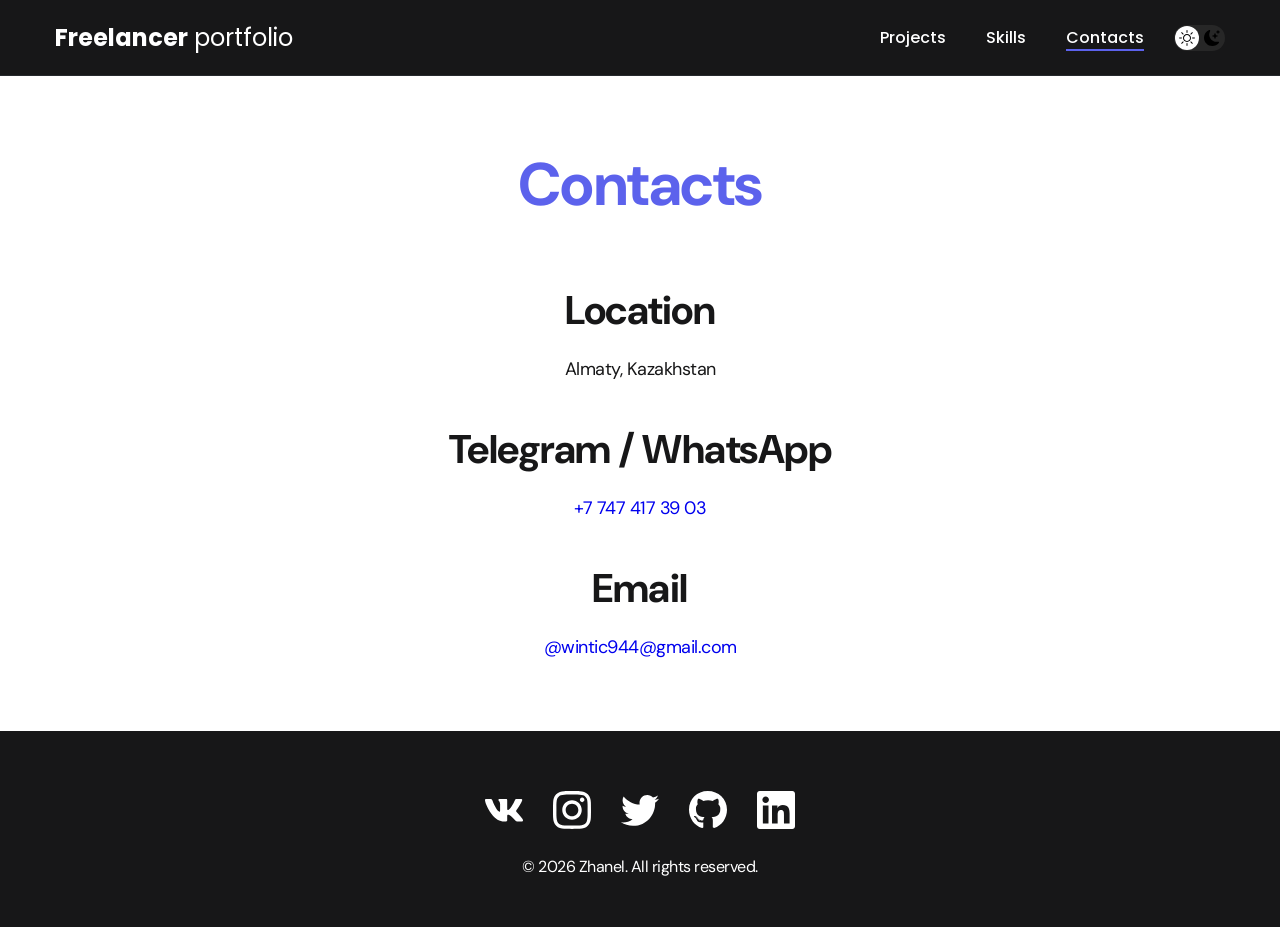
<file: contacts.html>
<!DOCTYPE html>
<html lang="en">
<head>
    <meta charset="UTF-8">
    <meta name="viewport" content="width=device-width, initial-scale=1.0">
    <title>FreeLancer portfolio</title>
    <link rel="stylesheet" href="./css/main.css">
</head>
<body>
    <nav class="nav">
        <div class="container">
        <div class="nav-row">
            <a href="./index.html" class="logo">
                <strong>Freelancer</strong> portfolio</a>

                <button class="dark-mode-btn">  
                    <img src="./img/icons/sun.svg" alt="Light mode" class="dark-mode-btn__icon">
                    <img src="./img/icons/moon.svg" alt="Dark mode" class="dark-mode-btn__icon">
                </button>

            <ul class="nav-list">
                <li class="nav-list__item"><a href="./index.html" class="nav-list__link">Projects</a></li>
                <li class="nav-list__item"><a href="./skills.html" class="nav-list__link">Skills</a></li>
                <li class="nav-list__item"><a href="./contacts.html" class="nav-list__link nav-list__link--active">Contacts</a></li>
            </ul>
        </div>
        </div>
    </nav>
    <main class="section">
        <div class="container">
            <h1 class="title-1">Contacts</h1>  
                <ul class="content-list">
                    <li class="content-list__item">
                        <h2 class="title-2">Location</h2> 
                        <p>Almaty, Kazakhstan</p>
                    </li>
                    <li class="content-list__item">
                        <h2 class="title-2">Telegram / WhatsApp</h2>
                        <p><a href="tel:+7 747 417 39 03">+7 747 417 39 03</a></p>
                    <li class="content-list__item">
                        <h2 class="title-2">Email</h2>
                        <p><a href="mailto:wintic944@gmail.com">@wintic944@gmail.com</a></p>
                    </li>
                </ul>     
            </div>
        </div>
    </main>
<footer class="footer">
    <div class="container">
        <div class="footer__wrapper">
        <ul class="social">
            <li class="social__item"><a href="#!"><img src="./img/icons/vk.svg" alt="Vk"></a> </li>
            <li class="social__item"><a href="#!"><img src="./img/icons/instagram.svg" alt="Instagram"></a> </li>
            <li class="social__item"><a href="#!"><img src="./img/icons/twitter.svg" alt="Twitter"></a> </li>
            <li class="social__item"><a href="#!"><img src="./img/icons/gitHub.svg" alt="GitHub"></a> </li>
            <li class="social__item"><a href="#!"><img src="./img/icons/linkedIn.svg" alt="LinkedIn"></a> </li>
        </ul>
        <div class="copyright">
            <p>© 2026 Zhanel. All rights reserved.</p>
        </div>
    </div>
    </div>
</footer>
    
<script src="./js/main.js"></script>

</body>
</html>
</file>
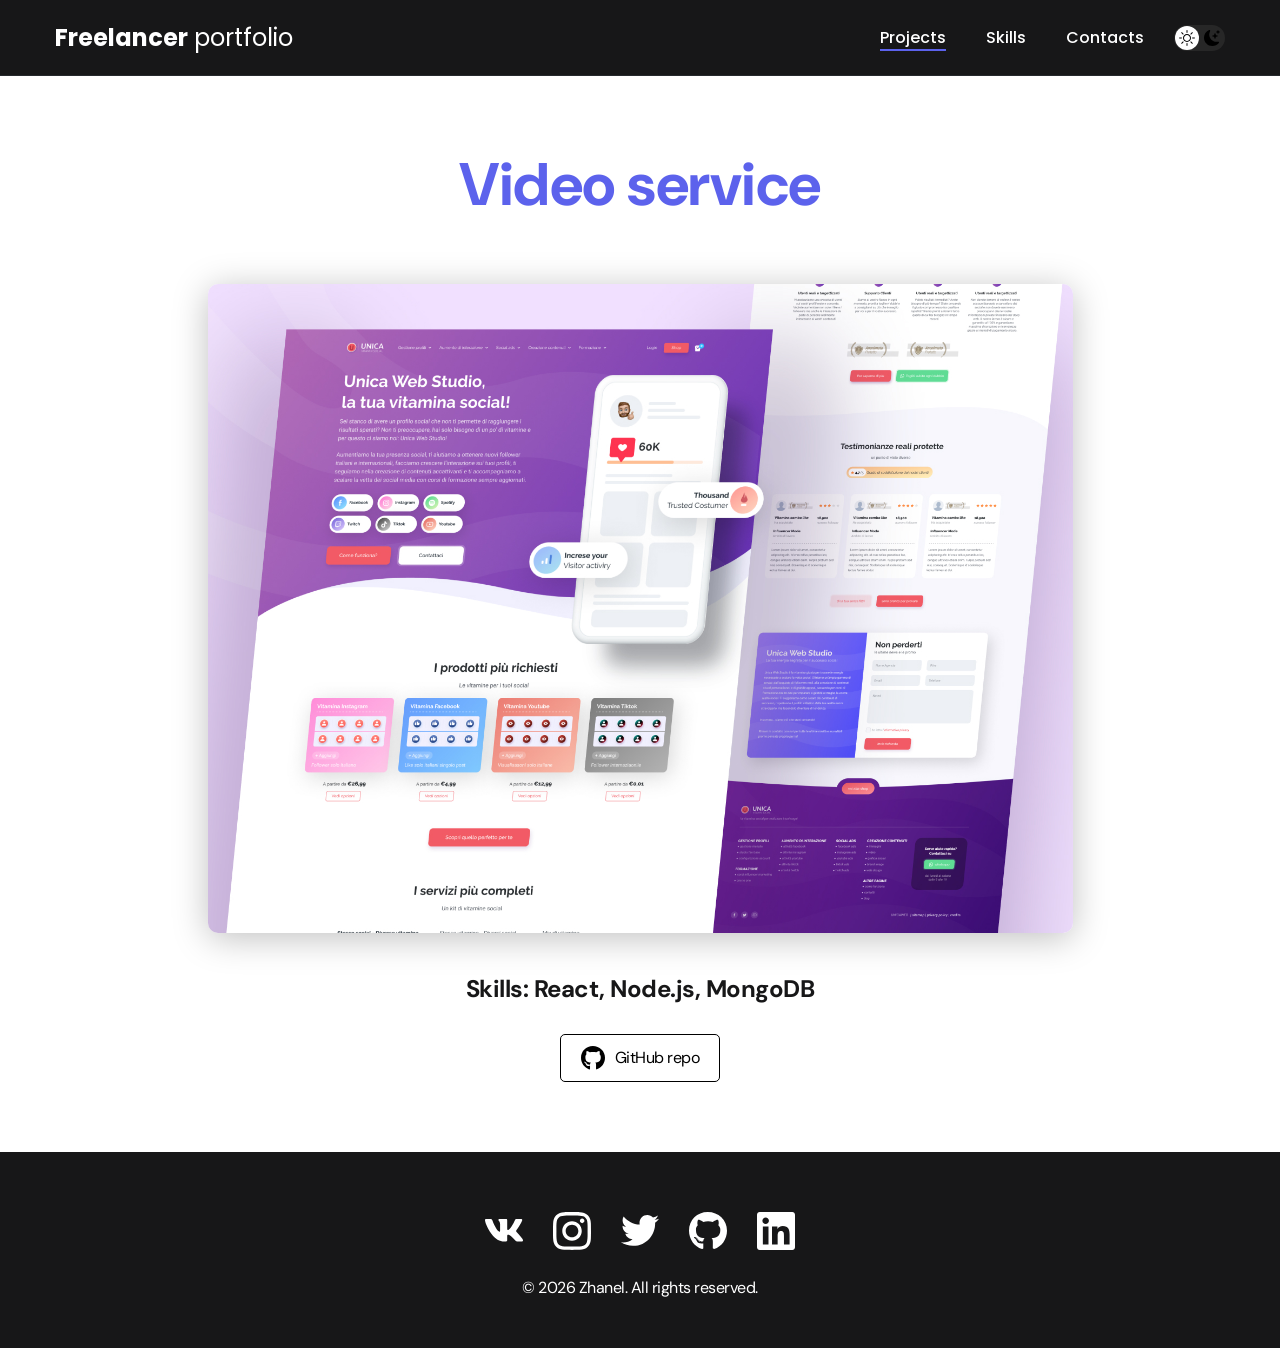
<file: fifth-project.html>
<!DOCTYPE html>
<html lang="en">
<head>
    <meta charset="UTF-8">
    <meta name="viewport" content="width=device-width, initial-scale=1.0">
    <title>FreeLancer portfolio</title>
    <link rel="stylesheet" href="./css/main.css">
</head>
<body>
    <nav class="nav">
        <div class="container">
        <div class="nav-row">
            <a href="./index.html" class="logo">
                <strong>Freelancer</strong> portfolio</a>

                <button class="dark-mode-btn">  
                    <img src="./img/icons/sun.svg" alt="Light mode" class="dark-mode-btn__icon">
                    <img src="./img/icons/moon.svg" alt="Dark mode" class="dark-mode-btn__icon">
                </button>

            <ul class="nav-list">
                <li class="nav-list__item"><a href="./index.html" class="nav-list__link nav-list__link--active">Projects</a></li>
                <li class="nav-list__item"><a href="./skills.html" class="nav-list__link">Skills</a></li>
                <li class="nav-list__item"><a href="./contacts.html" class="nav-list__link">Contacts</a></li>
            </ul>
        </div>
        </div>
    </nav>

    <main class="section">
        <div class="container">
            <div class="project-details">

            <h1 class="title-1">Video service</h1>
           
            <img src="./img/projects/05-big.jpg" alt="" class="project-details__cover">

            <div class="project-details__desc">
                <p>Skills: React, Node.js, MongoDB</p>
            </div>
            <a href="" class="btn-outline">
                <img src="./img/icons/gitHub-black.svg" alt="">
                GitHub repo
            </a>
            </div>
        </div>
    </main>

<footer class="footer">
    <div class="container">
        <div class="footer__wrapper">
        <ul class="social">
            <li class="social__item"><a href="#!"><img src="./img/icons/vk.svg" alt="Vk"></a> </li>
            <li class="social__item"><a href="#!"><img src="./img/icons/instagram.svg" alt="Instagram"></a> </li>
            <li class="social__item"><a href="#!"><img src="./img/icons/twitter.svg" alt="Twitter"></a> </li>
            <li class="social__item"><a href="#!"><img src="./img/icons/gitHub.svg" alt="GitHub"></a> </li>
            <li class="social__item"><a href="#!"><img src="./img/icons/linkedIn.svg" alt="LinkedIn"></a> </li>
        </ul>
        <div class="copyright">
            <p>© 2026 Zhanel. All rights reserved.</p>
        </div>
    </div>
    </div>
</footer>

<script src="./js/main.js"></script>

</body>
</html>
</file>
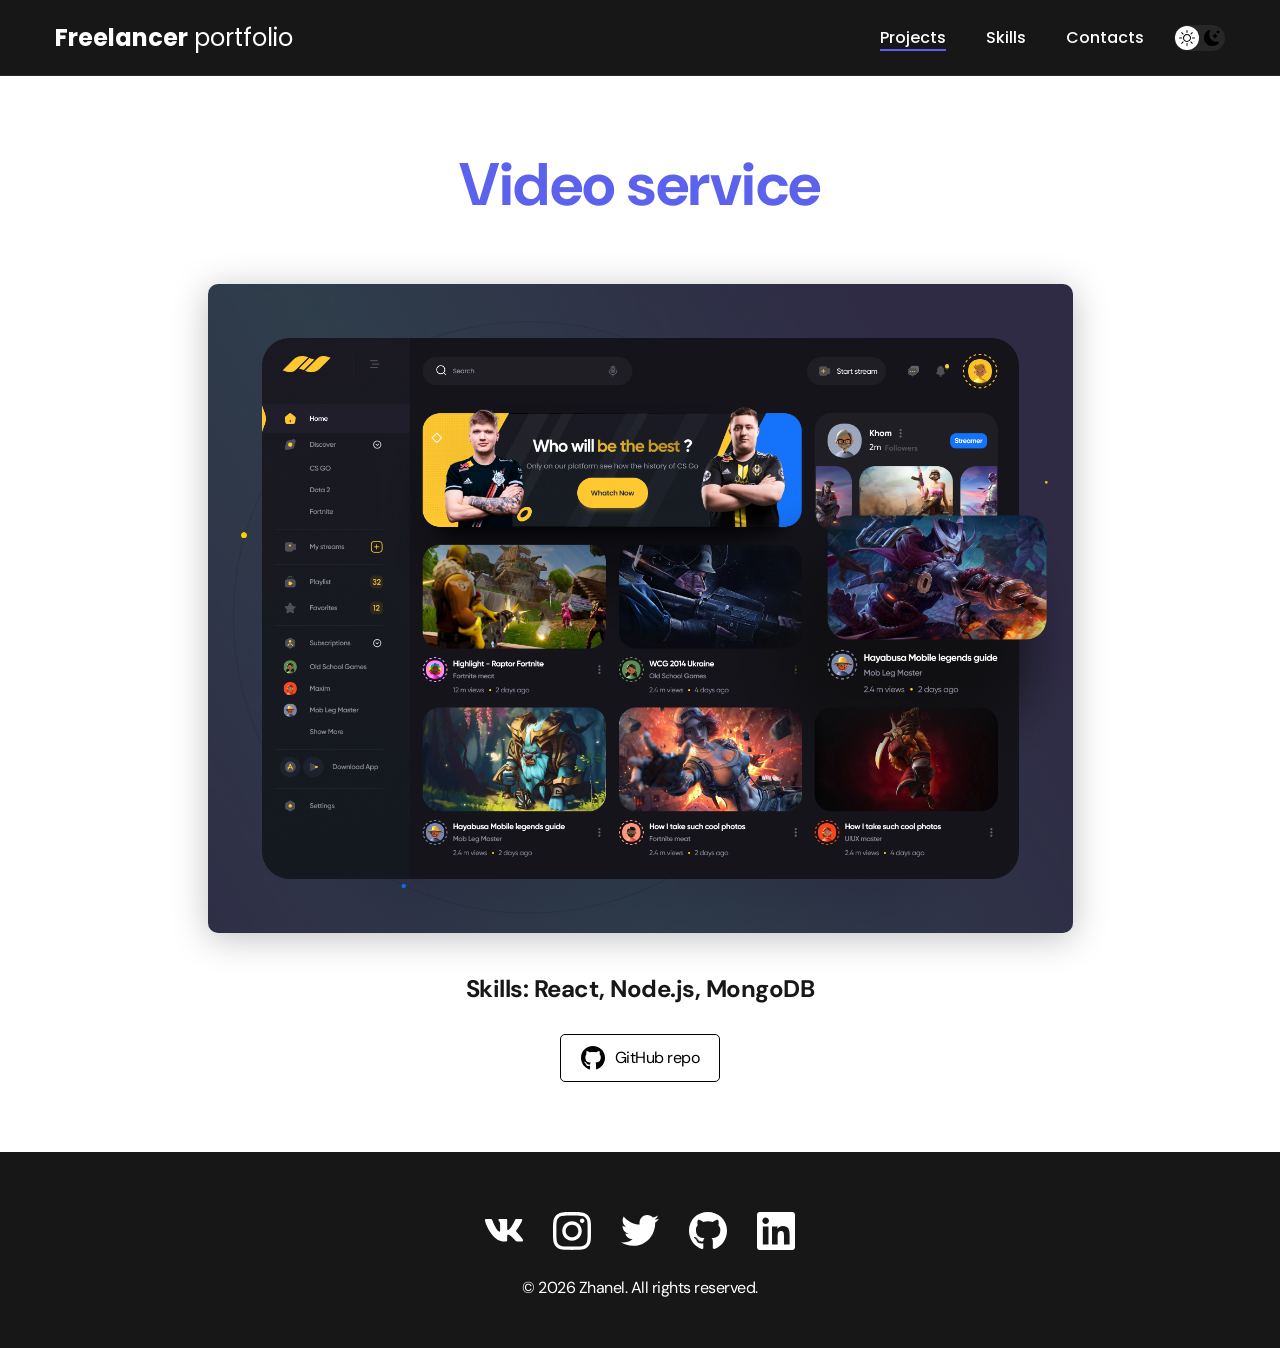
<file: first-project.html>
<!DOCTYPE html>
<html lang="en">
<head>
    <meta charset="UTF-8">
    <meta name="viewport" content="width=device-width, initial-scale=1.0">
    <title>FreeLancer portfolio</title>
    <link rel="stylesheet" href="./css/main.css">
</head>
<body>
    <nav class="nav">
        <div class="container">
        <div class="nav-row">
            <a href="./index.html" class="logo">
                <strong>Freelancer</strong> portfolio</a>

                <button class="dark-mode-btn">  
                    <img src="./img/icons/sun.svg" alt="Light mode" class="dark-mode-btn__icon">
                    <img src="./img/icons/moon.svg" alt="Dark mode" class="dark-mode-btn__icon">
                </button>

            <ul class="nav-list">
                <li class="nav-list__item"><a href="./index.html" class="nav-list__link nav-list__link--active">Projects</a></li>
                <li class="nav-list__item"><a href="./skills.html" class="nav-list__link">Skills</a></li>
                <li class="nav-list__item"><a href="./contacts.html" class="nav-list__link">Contacts</a></li>
            </ul>
        </div>
        </div>
    </nav>

    <main class="section">
        <div class="container">
            <div class="project-details">

            <h1 class="title-1">Video service</h1>
           
            <img src="./img/projects/01-big.jpg" alt="" class="project-details__cover">

            <div class="project-details__desc">
                <p>Skills: React, Node.js, MongoDB</p>
            </div>
            <a href="" class="btn-outline">
                <img src="./img/icons/gitHub-black.svg" alt="">
                GitHub repo
            </a>
            </div>
        </div>
    </main>

<footer class="footer">
    <div class="container">
        <div class="footer__wrapper">
        <ul class="social">
            <li class="social__item"><a href="#!"><img src="./img/icons/vk.svg" alt="Vk"></a> </li>
            <li class="social__item"><a href="#!"><img src="./img/icons/instagram.svg" alt="Instagram"></a> </li>
            <li class="social__item"><a href="#!"><img src="./img/icons/twitter.svg" alt="Twitter"></a> </li>
            <li class="social__item"><a href="#!"><img src="./img/icons/gitHub.svg" alt="GitHub"></a> </li>
            <li class="social__item"><a href="#!"><img src="./img/icons/linkedIn.svg" alt="LinkedIn"></a> </li>
        </ul>
        <div class="copyright">
            <p>© 2026 Zhanel. All rights reserved.</p>
        </div>
    </div>
    </div>
</footer>

<script src="./js/main.js"></script>

</body>
</html>
</file>
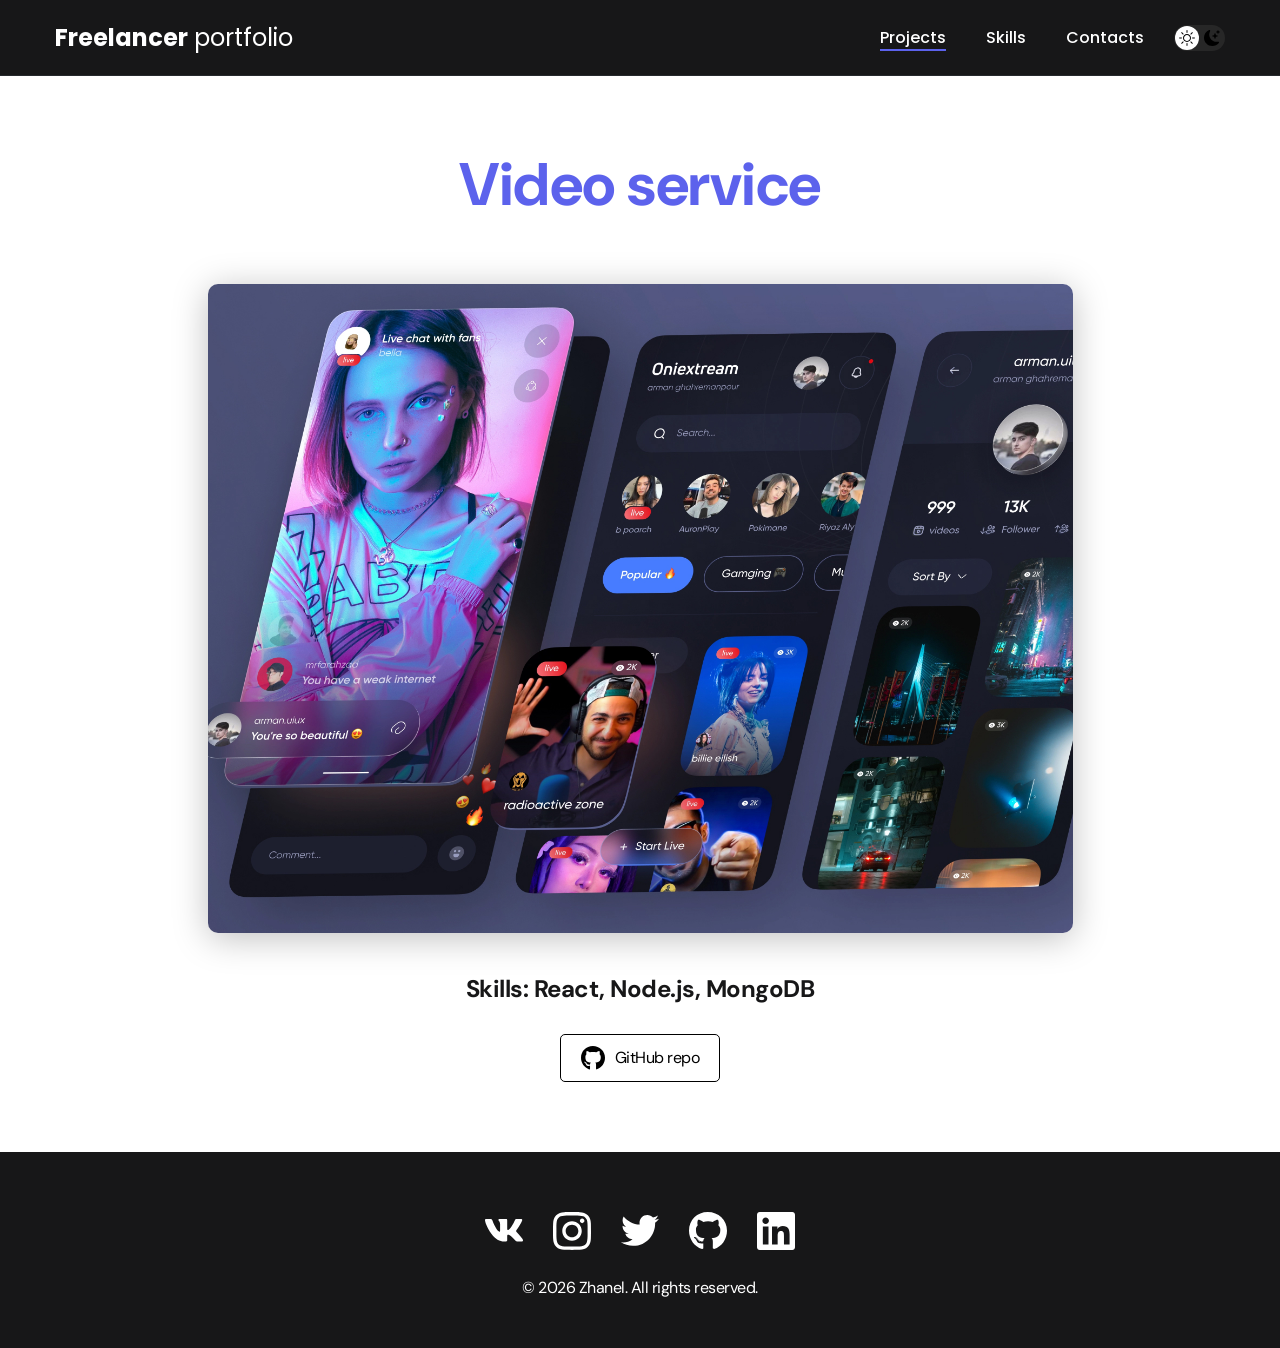
<file: forth-project.html>
<!DOCTYPE html>
<html lang="en">
<head>
    <meta charset="UTF-8">
    <meta name="viewport" content="width=device-width, initial-scale=1.0">
    <title>FreeLancer portfolio</title>
    <link rel="stylesheet" href="./css/main.css">
</head>
<body>
    <nav class="nav">
        <div class="container">
        <div class="nav-row">
            <a href="./index.html" class="logo">
                <strong>Freelancer</strong> portfolio</a>

                <button class="dark-mode-btn">  
                    <img src="./img/icons/sun.svg" alt="Light mode" class="dark-mode-btn__icon">
                    <img src="./img/icons/moon.svg" alt="Dark mode" class="dark-mode-btn__icon">
                </button>

            <ul class="nav-list">
                <li class="nav-list__item"><a href="./index.html" class="nav-list__link nav-list__link--active">Projects</a></li>
                <li class="nav-list__item"><a href="./skills.html" class="nav-list__link">Skills</a></li>
                <li class="nav-list__item"><a href="./contacts.html" class="nav-list__link">Contacts</a></li>
            </ul>
        </div>
        </div>
    </nav>

    <main class="section">
        <div class="container">
            <div class="project-details">

            <h1 class="title-1">Video service</h1>
           
            <img src="./img/projects/04-big.jpg" alt="" class="project-details__cover">

            <div class="project-details__desc">
                <p>Skills: React, Node.js, MongoDB</p>
            </div>
            <a href="" class="btn-outline">
                <img src="./img/icons/gitHub-black.svg" alt="">
                GitHub repo
            </a>
            </div>
        </div>
    </main>

<footer class="footer">
    <div class="container">
        <div class="footer__wrapper">
        <ul class="social">
            <li class="social__item"><a href="#!"><img src="./img/icons/vk.svg" alt="Vk"></a> </li>
            <li class="social__item"><a href="#!"><img src="./img/icons/instagram.svg" alt="Instagram"></a> </li>
            <li class="social__item"><a href="#!"><img src="./img/icons/twitter.svg" alt="Twitter"></a> </li>
            <li class="social__item"><a href="#!"><img src="./img/icons/gitHub.svg" alt="GitHub"></a> </li>
            <li class="social__item"><a href="#!"><img src="./img/icons/linkedIn.svg" alt="LinkedIn"></a> </li>
        </ul>
        <div class="copyright">
            <p>© 2026 Zhanel. All rights reserved.</p>
        </div>
    </div>
    </div>
</footer>

<script src="./js/main.js"></script>

</body>
</html>
</file>
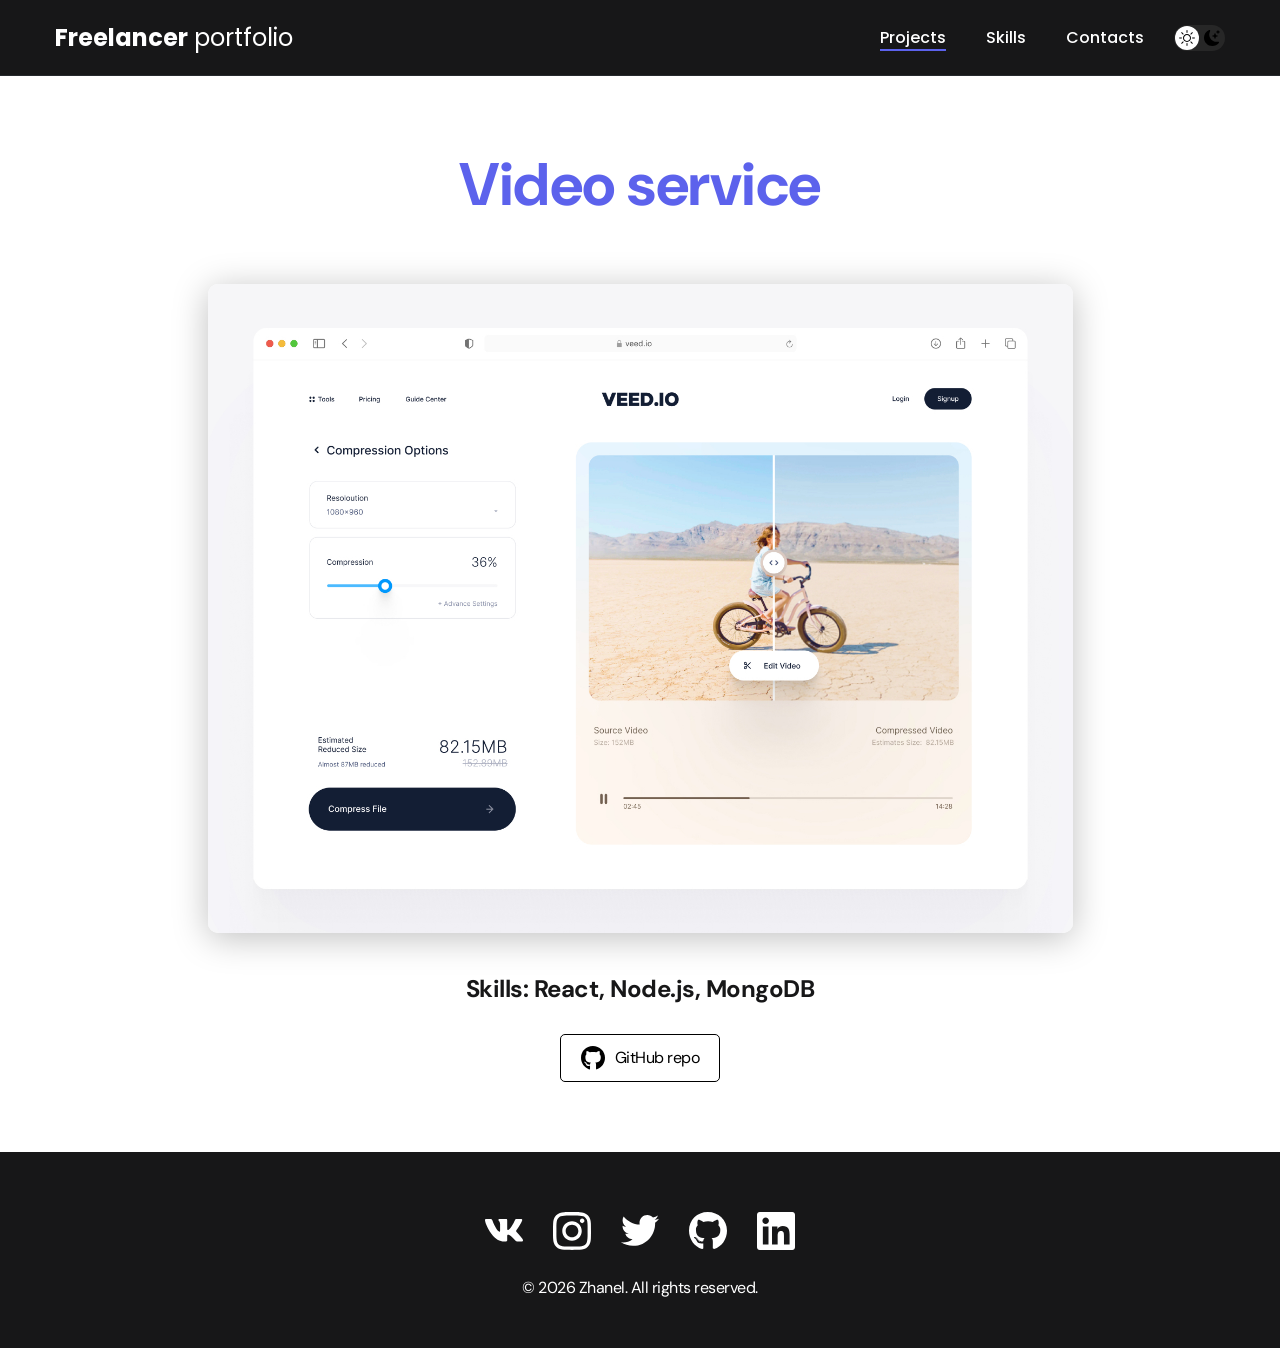
<file: second-project.html>
<!DOCTYPE html>
<html lang="en">
<head>
    <meta charset="UTF-8">
    <meta name="viewport" content="width=device-width, initial-scale=1.0">
    <title>FreeLancer portfolio</title>
    <link rel="stylesheet" href="./css/main.css">
</head>
<body>
    <nav class="nav">
        <div class="container">
        <div class="nav-row">
            <a href="./index.html" class="logo">
                <strong>Freelancer</strong> portfolio</a>

                <button class="dark-mode-btn">  
                    <img src="./img/icons/sun.svg" alt="Light mode" class="dark-mode-btn__icon">
                    <img src="./img/icons/moon.svg" alt="Dark mode" class="dark-mode-btn__icon">
                </button>

            <ul class="nav-list">
                <li class="nav-list__item"><a href="./index.html" class="nav-list__link nav-list__link--active">Projects</a></li>
                <li class="nav-list__item"><a href="./skills.html" class="nav-list__link">Skills</a></li>
                <li class="nav-list__item"><a href="./contacts.html" class="nav-list__link">Contacts</a></li>
            </ul>
        </div>
        </div>
    </nav>

    <main class="section">
        <div class="container">
            <div class="project-details">

            <h1 class="title-1">Video service</h1>
           
            <img src="./img/projects/02-big.jpg" alt="" class="project-details__cover">

            <div class="project-details__desc">
                <p>Skills: React, Node.js, MongoDB</p>
            </div>
            <a href="" class="btn-outline">
                <img src="./img/icons/gitHub-black.svg" alt="">
                GitHub repo
            </a>
            </div>
        </div>
    </main>

<footer class="footer">
    <div class="container">
        <div class="footer__wrapper">
        <ul class="social">
            <li class="social__item"><a href="#!"><img src="./img/icons/vk.svg" alt="Vk"></a> </li>
            <li class="social__item"><a href="#!"><img src="./img/icons/instagram.svg" alt="Instagram"></a> </li>
            <li class="social__item"><a href="#!"><img src="./img/icons/twitter.svg" alt="Twitter"></a> </li>
            <li class="social__item"><a href="#!"><img src="./img/icons/gitHub.svg" alt="GitHub"></a> </li>
            <li class="social__item"><a href="#!"><img src="./img/icons/linkedIn.svg" alt="LinkedIn"></a> </li>
        </ul>
        <div class="copyright">
            <p>© 2026 Zhanel. All rights reserved.</p>
        </div>
    </div>
    </div>
</footer>

<script src="./js/main.js"></script>

</body>
</html>
</file>
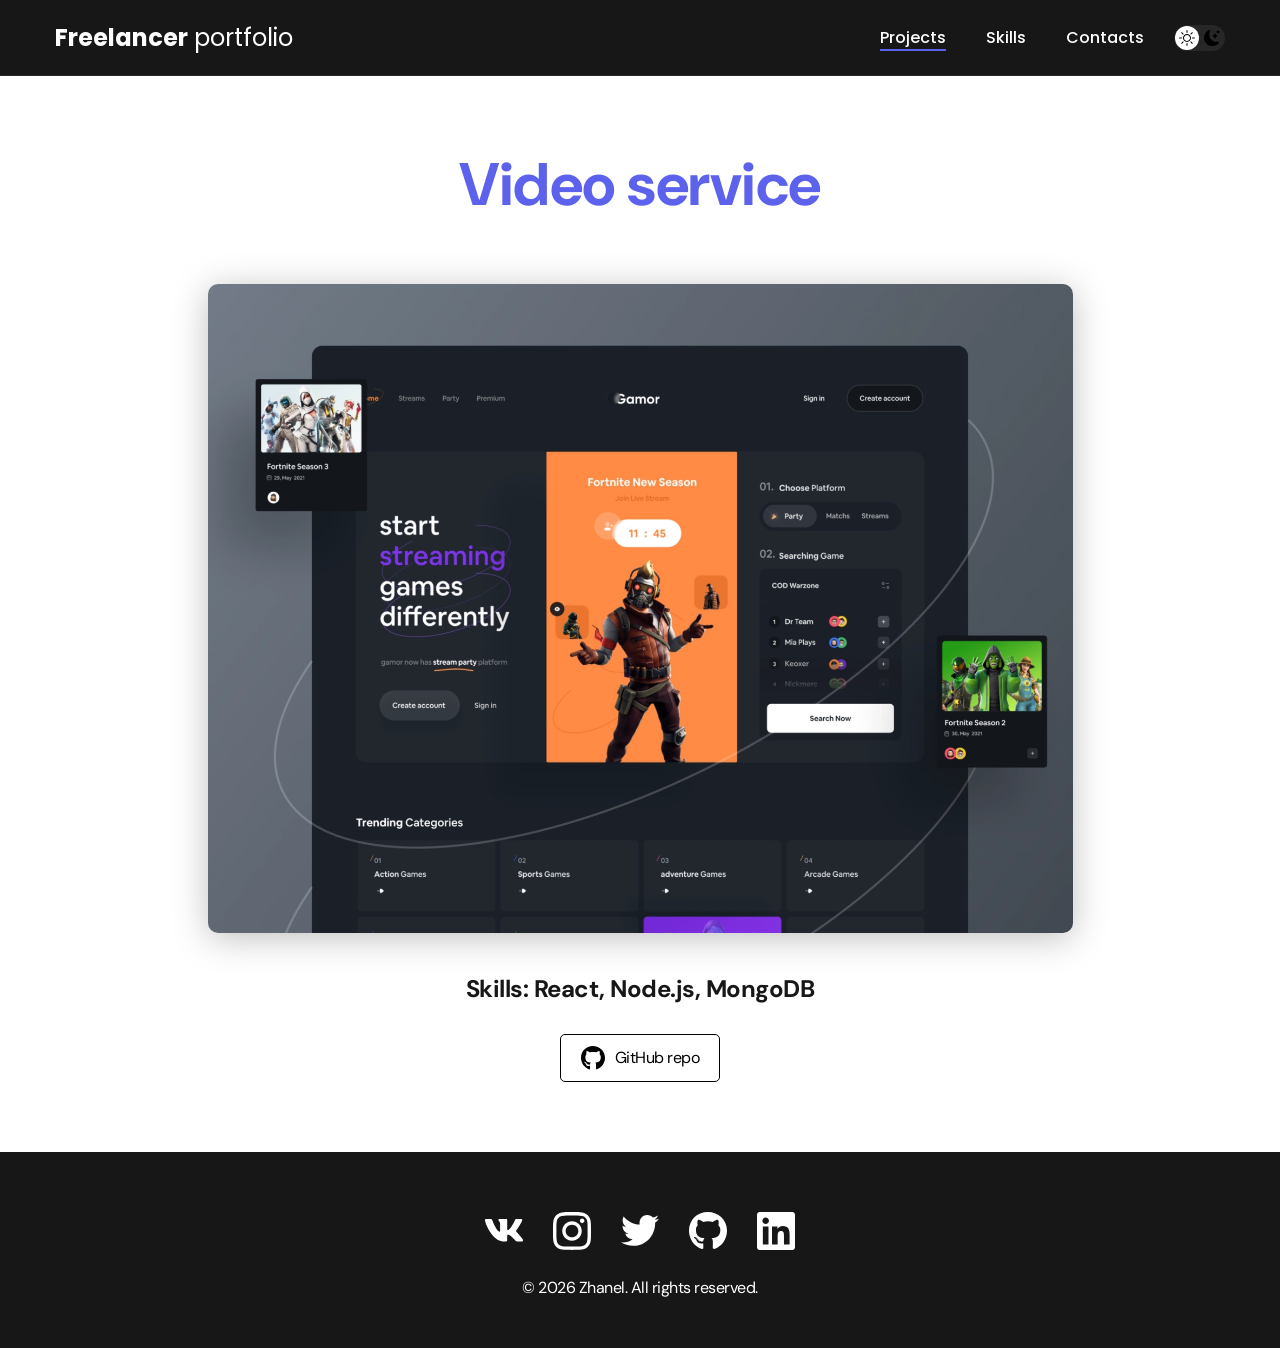
<file: sixth-project.html>
<!DOCTYPE html>
<html lang="en">
<head>
    <meta charset="UTF-8">
    <meta name="viewport" content="width=device-width, initial-scale=1.0">
    <title>FreeLancer portfolio</title>
    <link rel="stylesheet" href="./css/main.css">
</head>
<body>
    <nav class="nav">
        <div class="container">
        <div class="nav-row">
            <a href="./index.html" class="logo">
                <strong>Freelancer</strong> portfolio</a>

                <button class="dark-mode-btn">  
                    <img src="./img/icons/sun.svg" alt="Light mode" class="dark-mode-btn__icon">
                    <img src="./img/icons/moon.svg" alt="Dark mode" class="dark-mode-btn__icon">
                </button>

            <ul class="nav-list">
                <li class="nav-list__item"><a href="./index.html" class="nav-list__link nav-list__link--active">Projects</a></li>
                <li class="nav-list__item"><a href="./skills.html" class="nav-list__link">Skills</a></li>
                <li class="nav-list__item"><a href="./contacts.html" class="nav-list__link">Contacts</a></li>
            </ul>
        </div>
        </div>
    </nav>

    <main class="section">
        <div class="container">
            <div class="project-details">

            <h1 class="title-1">Video service</h1>
           
            <img src="./img/projects/06-big.jpg" alt="" class="project-details__cover">

            <div class="project-details__desc">
                <p>Skills: React, Node.js, MongoDB</p>
            </div>
            <a href="" class="btn-outline">
                <img src="./img/icons/gitHub-black.svg" alt="">
                GitHub repo
            </a>
            </div>
        </div>
    </main>

<footer class="footer">
    <div class="container">
        <div class="footer__wrapper">
        <ul class="social">
            <li class="social__item"><a href="#!"><img src="./img/icons/vk.svg" alt="Vk"></a> </li>
            <li class="social__item"><a href="#!"><img src="./img/icons/instagram.svg" alt="Instagram"></a> </li>
            <li class="social__item"><a href="#!"><img src="./img/icons/twitter.svg" alt="Twitter"></a> </li>
            <li class="social__item"><a href="#!"><img src="./img/icons/gitHub.svg" alt="GitHub"></a> </li>
            <li class="social__item"><a href="#!"><img src="./img/icons/linkedIn.svg" alt="LinkedIn"></a> </li>
        </ul>
        <div class="copyright">
            <p>© 2026 Zhanel. All rights reserved.</p>
        </div>
    </div>
    </div>
</footer>

<script src="./js/main.js"></script>

</body>
</html>
</file>
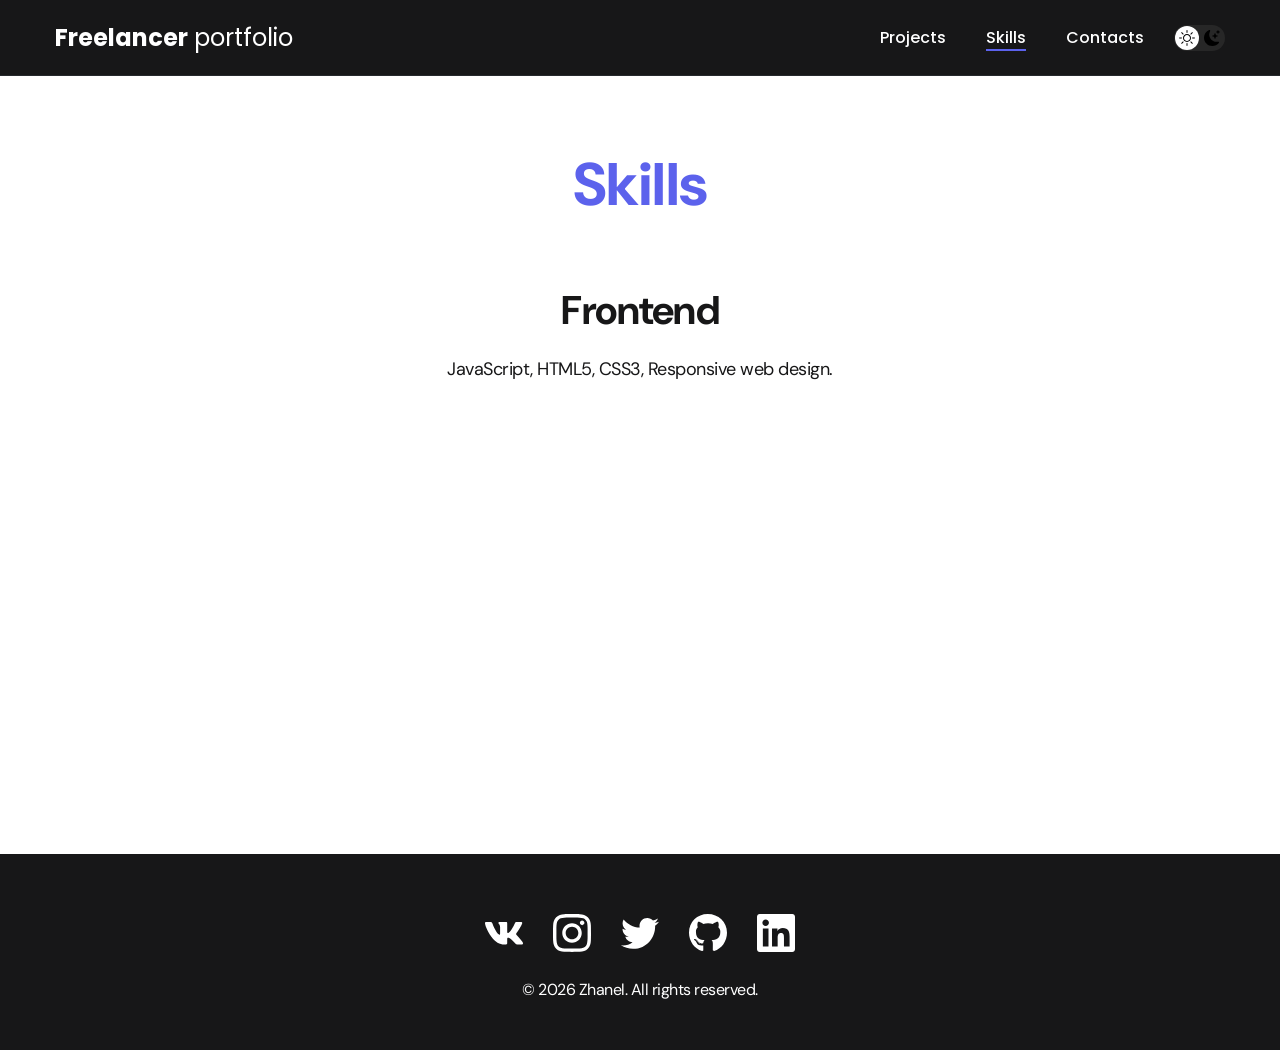
<file: skills.html>
<!DOCTYPE html>
<html lang="en">
<head>
    <meta charset="UTF-8">
    <meta name="viewport" content="width=device-width, initial-scale=1.0">
    <title>FreeLancer portfolio</title>
    <link rel="stylesheet" href="./css/main.css">
</head>
<body>
    <nav class="nav">
        <div class="container">
        <div class="nav-row">
            <a href="./index.html" class="logo">
                <strong>Freelancer</strong> portfolio</a>

                <button class="dark-mode-btn">  
                    <img src="./img/icons/sun.svg" alt="Light mode" class="dark-mode-btn__icon">
                    <img src="./img/icons/moon.svg" alt="Dark mode" class="dark-mode-btn__icon">
                </button>

            <ul class="nav-list">
                <li class="nav-list__item"><a href="./index.html" class="nav-list__link">Projects</a></li>
                <li class="nav-list__item"><a href="./skills.html" class="nav-list__link nav-list__link--active">Skills</a></li>
                <li class="nav-list__item"><a href="./contacts.html" class="nav-list__link">Contacts</a></li>
            </ul>
        </div>
        </div>
    </nav>

    <main class="section skills-page">
        <div class="container">
            <h1 class="title-1">Skills</h1>
               
                <ul class="content-list">
                    <li class="content-list__item">
                        <h2 class="title-2">Frontend</h2> 
                        <p>JavaScript, HTML5, CSS3, Responsive web design.</p>
                    </li>
                </ul>   
        </div>
    </main>

<footer class="footer">
    <div class="container">
        <div class="footer__wrapper">
         <ul class="social">
            <li class="social__item"><a href="#!"><img src="./img/icons/vk.svg" alt="Vk"></a> </li>
            <li class="social__item"><a href="#!"><img src="./img/icons/instagram.svg" alt="Instagram"></a> </li>
            <li class="social__item"><a href="#!"><img src="./img/icons/twitter.svg" alt="Twitter"></a> </li>
            <li class="social__item"><a href="#!"><img src="./img/icons/gitHub.svg" alt="GitHub"></a> </li>
            <li class="social__item"><a href="#!"><img src="./img/icons/linkedIn.svg" alt="LinkedIn"></a> </li>
         </ul>
        <div class="copyright">
            <p>© 2026 Zhanel. All rights reserved.</p>
        </div>
    </div>
    </div>
</footer>

<script src="./js/main.js"></script>

</body>
</html>
</file>
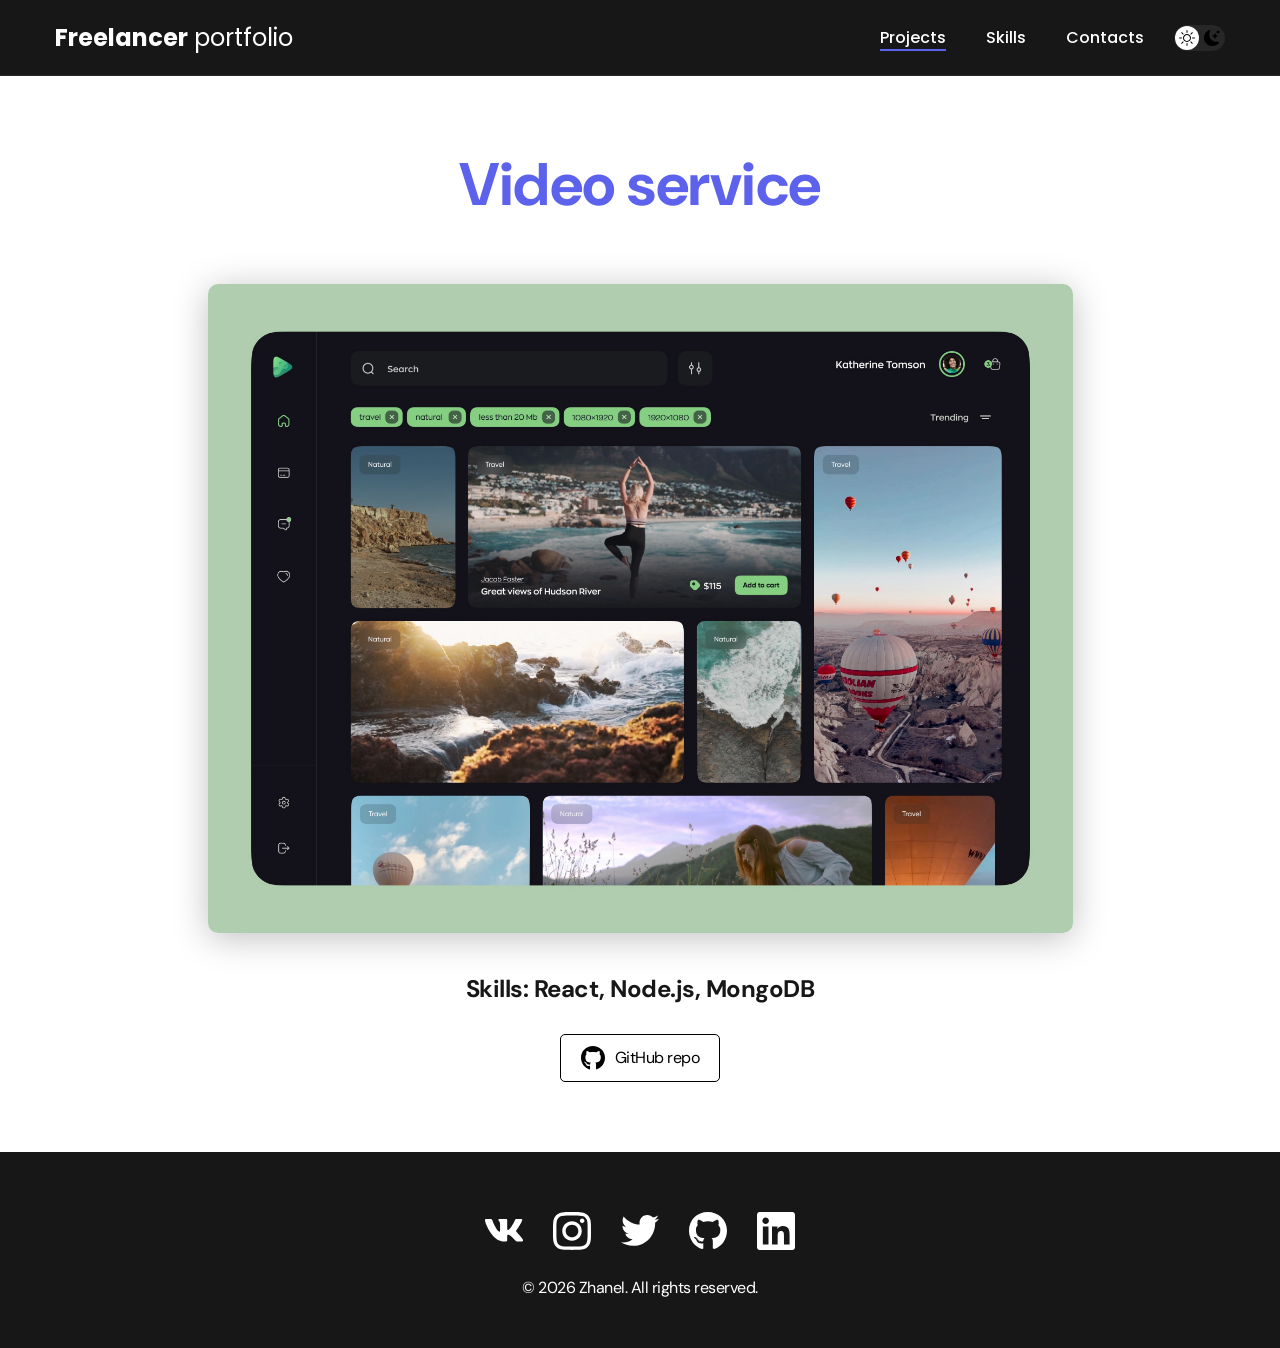
<file: third-project.html>
<!DOCTYPE html>
<html lang="en">
<head>
    <meta charset="UTF-8">
    <meta name="viewport" content="width=device-width, initial-scale=1.0">
    <title>FreeLancer portfolio</title>
    <link rel="stylesheet" href="./css/main.css">
</head>
<body>
    <nav class="nav">
        <div class="container">
        <div class="nav-row">
            <a href="./index.html" class="logo">
                <strong>Freelancer</strong> portfolio</a>

                <button class="dark-mode-btn">  
                    <img src="./img/icons/sun.svg" alt="Light mode" class="dark-mode-btn__icon">
                    <img src="./img/icons/moon.svg" alt="Dark mode" class="dark-mode-btn__icon">
                </button>

            <ul class="nav-list">
                <li class="nav-list__item"><a href="./index.html" class="nav-list__link nav-list__link--active">Projects</a></li>
                <li class="nav-list__item"><a href="./skills.html" class="nav-list__link">Skills</a></li>
                <li class="nav-list__item"><a href="./contacts.html" class="nav-list__link">Contacts</a></li>
            </ul>
        </div>
        </div>
    </nav>

    <main class="section">
        <div class="container">
            <div class="project-details">

            <h1 class="title-1">Video service</h1>
           
            <img src="./img/projects/03-big.jpg" alt="" class="project-details__cover">

            <div class="project-details__desc">
                <p>Skills: React, Node.js, MongoDB</p>
            </div>
            <a href="" class="btn-outline">
                <img src="./img/icons/gitHub-black.svg" alt="">
                GitHub repo
            </a>
            </div>
        </div>
    </main>

<footer class="footer">
    <div class="container">
        <div class="footer__wrapper">
        <ul class="social">
            <li class="social__item"><a href="#!"><img src="./img/icons/vk.svg" alt="Vk"></a> </li>
            <li class="social__item"><a href="#!"><img src="./img/icons/instagram.svg" alt="Instagram"></a> </li>
            <li class="social__item"><a href="#!"><img src="./img/icons/twitter.svg" alt="Twitter"></a> </li>
            <li class="social__item"><a href="#!"><img src="./img/icons/gitHub.svg" alt="GitHub"></a> </li>
            <li class="social__item"><a href="#!"><img src="./img/icons/linkedIn.svg" alt="LinkedIn"></a> </li>
        </ul>
        <div class="copyright">
            <p>© 2026 Zhanel. All rights reserved.</p>
        </div>
    </div>
    </div>
</footer>

<script src="./js/main.js"></script>

</body>
</html>
</file>
<file: css/main.css>
@import url('https://fonts.googleapis.com/css2?family=DM+Sans:ital,opsz,wght@0,9..40,100..1000;1,9..40,100..1000&family=Poppins:wght@400;500;700&display=swap');
@import "./reset.css";

:root {
    --blackpure: #000;
    --black: #171718;
    --black-border: #26292D;
    --white: #fff;
    --purple: #5C62EC;

    --text-color: var(--black);

    --dark-bg: var(--black);
    --dark-border: var(--black-border);
    --header-text: var(--white);
    --accent: var(--purple);

    /* Light mode */
    --page-bg: var(--white);
    --text-color: var(--black);

    --title-1: var(--accent);

    --project-card-bg: var(--black);
    --project-card-text: var(--white);
    --box-shadow: 0px 5px 35px rgba(0, 0, 0, 0.25)
}

.dark {
     /* Dark mode */
    --page-bg: #252526;
    --text-color: var(--white);

    --title-1: var(--white);

    --project-card-bg: var(--black);
    --project-card-text: var(--white);
    --box-shadow: 0px 5px 35px rgba(0, 0, 0, 0.25)
}

html, body {
    display: flex;
    flex-direction: column;
    min-height: 100vh;

    font-family: 'DM Sans', sans-serif;
    letter-spacing: -0.5px;

    /* Light mode */
    background-color: var(--page-bg);
    color: var(--text-color);
}

/* General */

.container {
    margin: 0 auto;
    padding: 0 15px;
    max-width: 1200px;
}

.none {
    display: none !important;
}

.section {
    padding: 70px 0;
}

.title-1 {
    margin-bottom: 60px;

    font-size: 60px;
    font-weight: 700;
    line-height: 1.3;
    color: var(--title-1);
    text-align: center;
}

.title-2 {
    margin-bottom: 20px;

    font-size: 40px;
    font-weight: 700;
    line-height: 1.3;
}

/* Nav */

.nav {
    padding: 20px 0;
    border-bottom: 1px solid var(--dark-border);
    background-color: var(--dark-bg);
    color: var(--header-text);
    letter-spacing: normal;
}

.nav-row {
    display: flex;
    justify-content: flex-end;
    align-items: center;
    column-gap: 30px;
    row-gap: 20px;
    flex-wrap: wrap;
}

.logo {
    margin-right: auto;
    color: var(--header-text);
    font-size: 24px;
    font-family: 'Poppins', sans-serif;
}

.logo strong {
    font-weight: 700;
}

.nav-list {
    display: flex;
    flex-wrap: wrap;
    row-gap: 10px;
    align-items: center;
    column-gap: 40px;
    font-size: 16px;
    font-weight: 500;
    font-family: 'Poppins', sans-serif;
}

.nav-list__link {
    color: var(--header-text);
    transition: opacity 0.2s ease-in;
}

.nav-list__link:hover {
    opacity: 0.8;
}

.nav-list__link--active {
    position: relative;
}

.nav-list__link--active::before {
    content: "";

    position: absolute;
    left: 0;
    top: 100%;

    display: block;
    height: 2px;
    width: 100%;
    background-color: var(--accent);
}

/* Dark mode btn */

.dark-mode-btn {
    order: 9;

    position: relative;
    display: flex;
    justify-content: space-between;

    width: 51px;
    height: 26px;
    padding: 5px;

    border-radius: 50px;
    background-color: #272727;
}

.dark-mode-btn::before {
    content: "";

    position: absolute;
    top: 1px;
    left: 1px;

    display: block;
    width: 24px;
    height: 24px;

    border-radius: 50%;
    background-color: var(--white);

    transition: left 0.2s ease-in;
}

.dark-mode-btn--active::before {
    left: 26px;
}

.dark-mode-btn__icon {
    position: relative;
    z-index: 9;
}

/* Header */

.header {
    padding: 40px 0;
    min-height: 695px;

    display: flex;
    justify-content: center;
    align-items: center;

    background-color: var(--dark-bg);
    background-image: url('./../img/header-bg.png');
    background-repeat: no-repeat;
    background-size: auto;
    background-position: center center;

    color: var(--header-text);
    text-align: center;
}

.header__wrapper {
    padding: 0 15px;
    max-width: 660px;
}

.header__title {
    margin-bottom: 20px;
    font-size: 40px;
    font-weight: 700;
    line-height: 1.4;
}

.header__title strong {
    font-size: 60px;
    font-weight: 700;
}

.header__title em {
    font-style: normal;
    color: var(--accent);
}

.header__text {
    margin-bottom: 40px;
    font-size: 18px;
    line-height: 1.333;
}

.header__text p + p{
    margin-top: 0.5em;
}

/* Btn */

.btn {
    display: inline-block;
    height: 48px;
    padding: 12px 28px;

    border-radius: 5px;
    background-color: var(--accent);
    color: var(--white);
    letter-spacing: 0.15px;
    font-size: 16px;
    font-weight: 500;

    transition: opacity 0.2s ease-in;
}

.btn:hover {
    opacity: 0.8;
}

.btn:active {
    position: relative;
    top: 1px;
}

/* Btn outline */

.btn-outline {
    display: flex;
    column-gap: 10px;
    align-items: center;

    height: 48px;
    padding: 12px 20px;

    border-radius: 5px;
    border: 1px solid var(--blackpure);
    background-color: var(--white);
    color: var(--blackpure);

    transition: opacity 0.2s ease-in;
}

.btn-outline:hover {
    opacity: 0.8;
}

.btn-outline:active {
    position: relative;
    top: 1px;
}

/* Projects  */


.projects {
   display: flex;
   justify-content: center;
   flex-wrap: wrap;
   column-gap: 30px;
   gap: 30px;
}

.project {
    max-width: 370px;
    background-color: var(--project-card-bg); 
    box-shadow: var(--box-shadow);
    border-radius: 10px;
}

.projects__img {
    border-radius: 10px;
}

.projects__title {
    padding: 15px 20px 25px;
    font-weight: 700;
    font-size: 24px;
    line-height: 1.3;
    color: var(--project-card-text);
}

.projects__note {
    padding: 10px 15px 10px;
    font-size: 20px;
    font-weight: 500;
    color: var(--accent);}

/* Project details */

.project-details {
    margin: 0 auto;
    max-width: 865px;

    display: flex;
    flex-direction: column;
    align-items: center;

    text-align: center;
}

.project-details__cover {
    max-width: 100%;
    margin-bottom: 40px;

    box-shadow: 0px 5px 35px rgba(0, 0, 0, 0.25);
    border-radius: 10px;
}

.project-details__desc {
    margin-bottom: 30px;

    font-weight: 700;
    font-size: 24px;
    line-height: 1.3;
}

/* Content list */

.content-list {
    margin: 0 auto;
    display: flex;
    flex-direction: column;
    align-items: center;
    text-align: center;
    row-gap: 40px;
    max-width: 570px;
}

.content-list__item {
    font-size: 18px;
    line-height: 1.5;
}

.skills-page {
    min-height: calc(78vh + 76px);
}

/* Footer */

.footer {
    margin-top: auto;
    padding: 60px 0 50px;
    background-color: var(--dark-bg);
    color: var(--header-text);
}

.footer__wrapper {
    display: flex;
    flex-direction: column;
    align-items: center;
    row-gap: 27px;
}

.social {
    display: flex;
    column-gap: 30px;
    align-items: center;
}

.copyright {
    font-size: 16px;
}

.copyright p + p {
    margin-top: 0.5em;
}

@media (max-width: 620px) {
    
    /*Header*/
    .header {
    min-height: unset;
    }
    .header__title {
        font-size: 30px;
    }

    .header__title strong {
        font-size: 40px;
    }

    /*Nav*/
    .nav-row {
        justify-content: space-between;
    }

    .dark-mode-btn {
        order: 0;
    }

    /*General*/
    .section {
        padding: 40px 0;
    }

    .title-1 {
        margin-bottom: 30px;
        font-size: 40px;
    }

    .title-2 {
        margin-bottom: 10px;
        font-size: 30px;
    }

    /*Projects*/

    .projects__title {
       font-size: 22px;
    }

    /*Project page*/

    .project-details__desc {
        margin-bottom: 20px;
        font-size: 22px;
    }  
    
 /*Content List*/
 .content-list {
    row-gap: 20px;
 }
 
 .content-list__item {
    font-size: 16px;
 }

     /*Footer*/

    .footer {
        padding: 40px 0 30px;
    }

    .footer__wrapper {
        row-gap: 20px;
     }

    /*Social*/
    .social {
        column-gap: 20px;
     }

    .social_item {
        width: 28px;
    }
}
</file>
